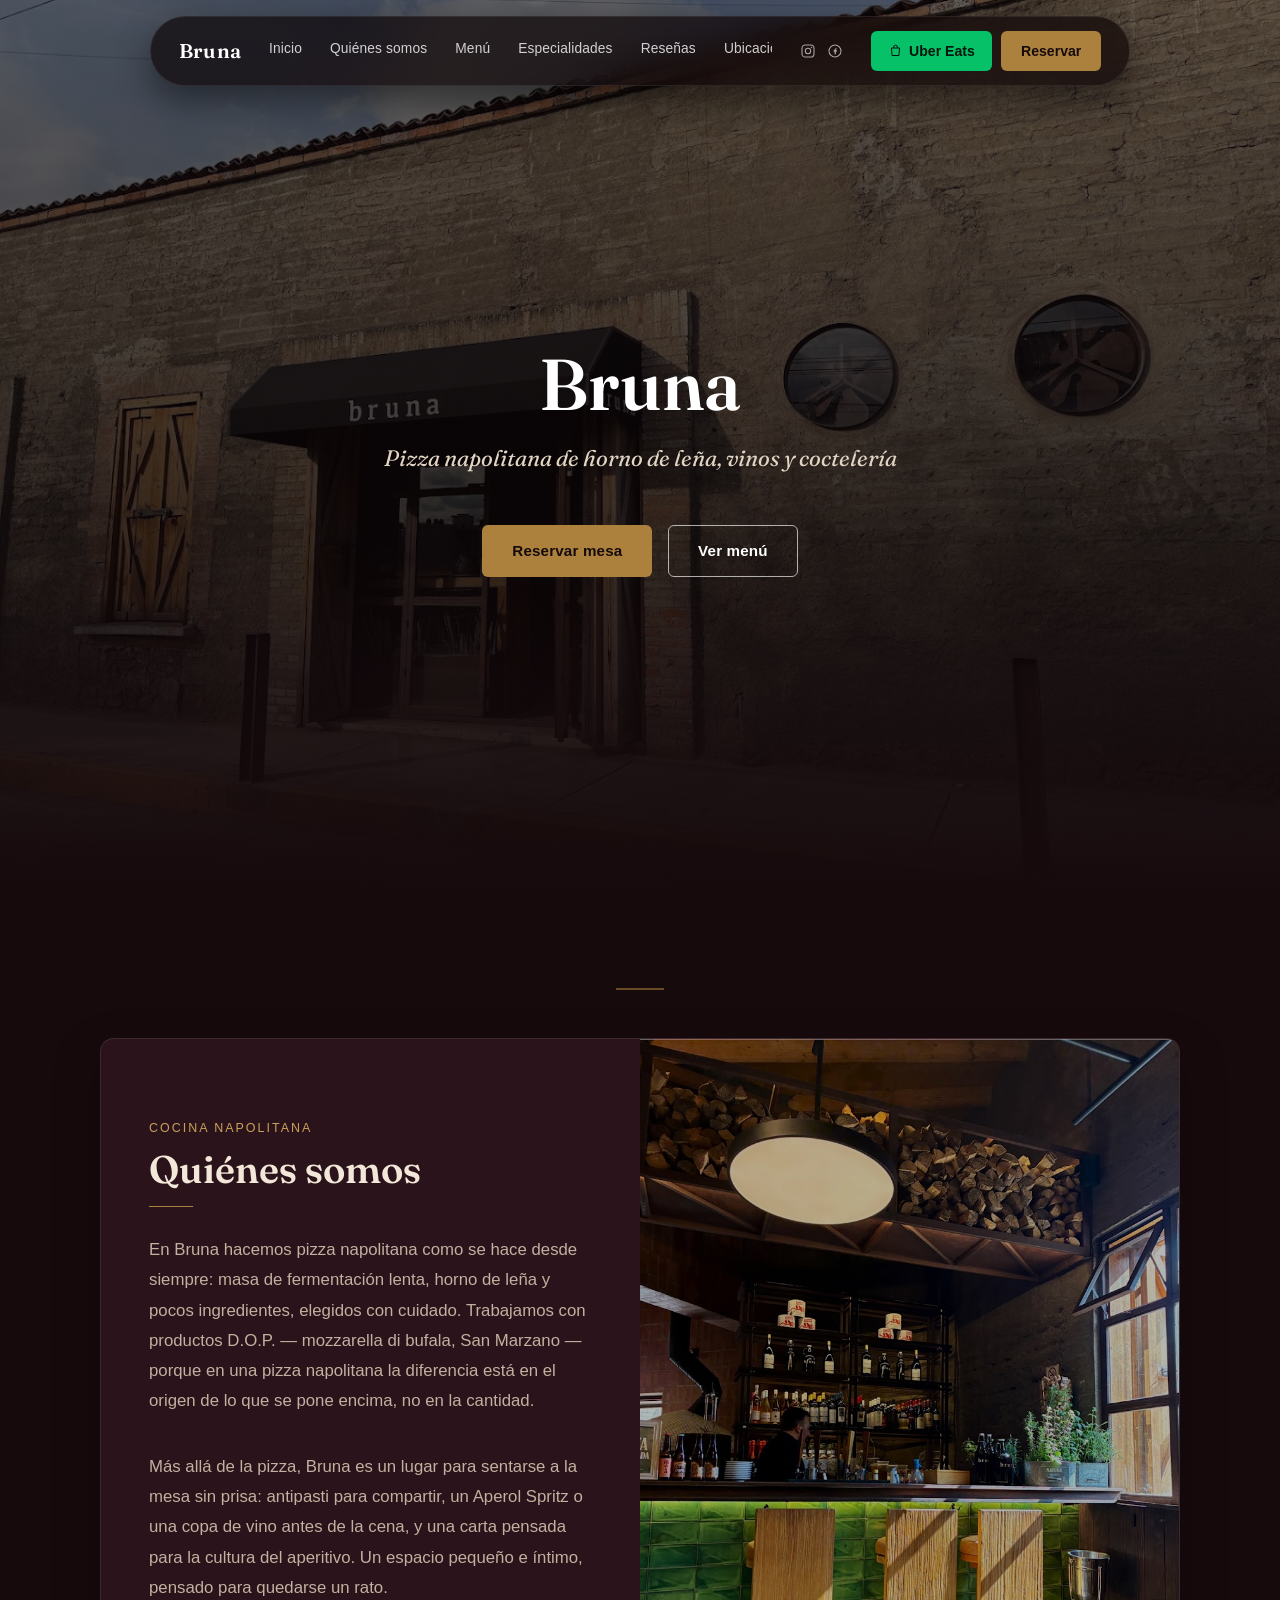
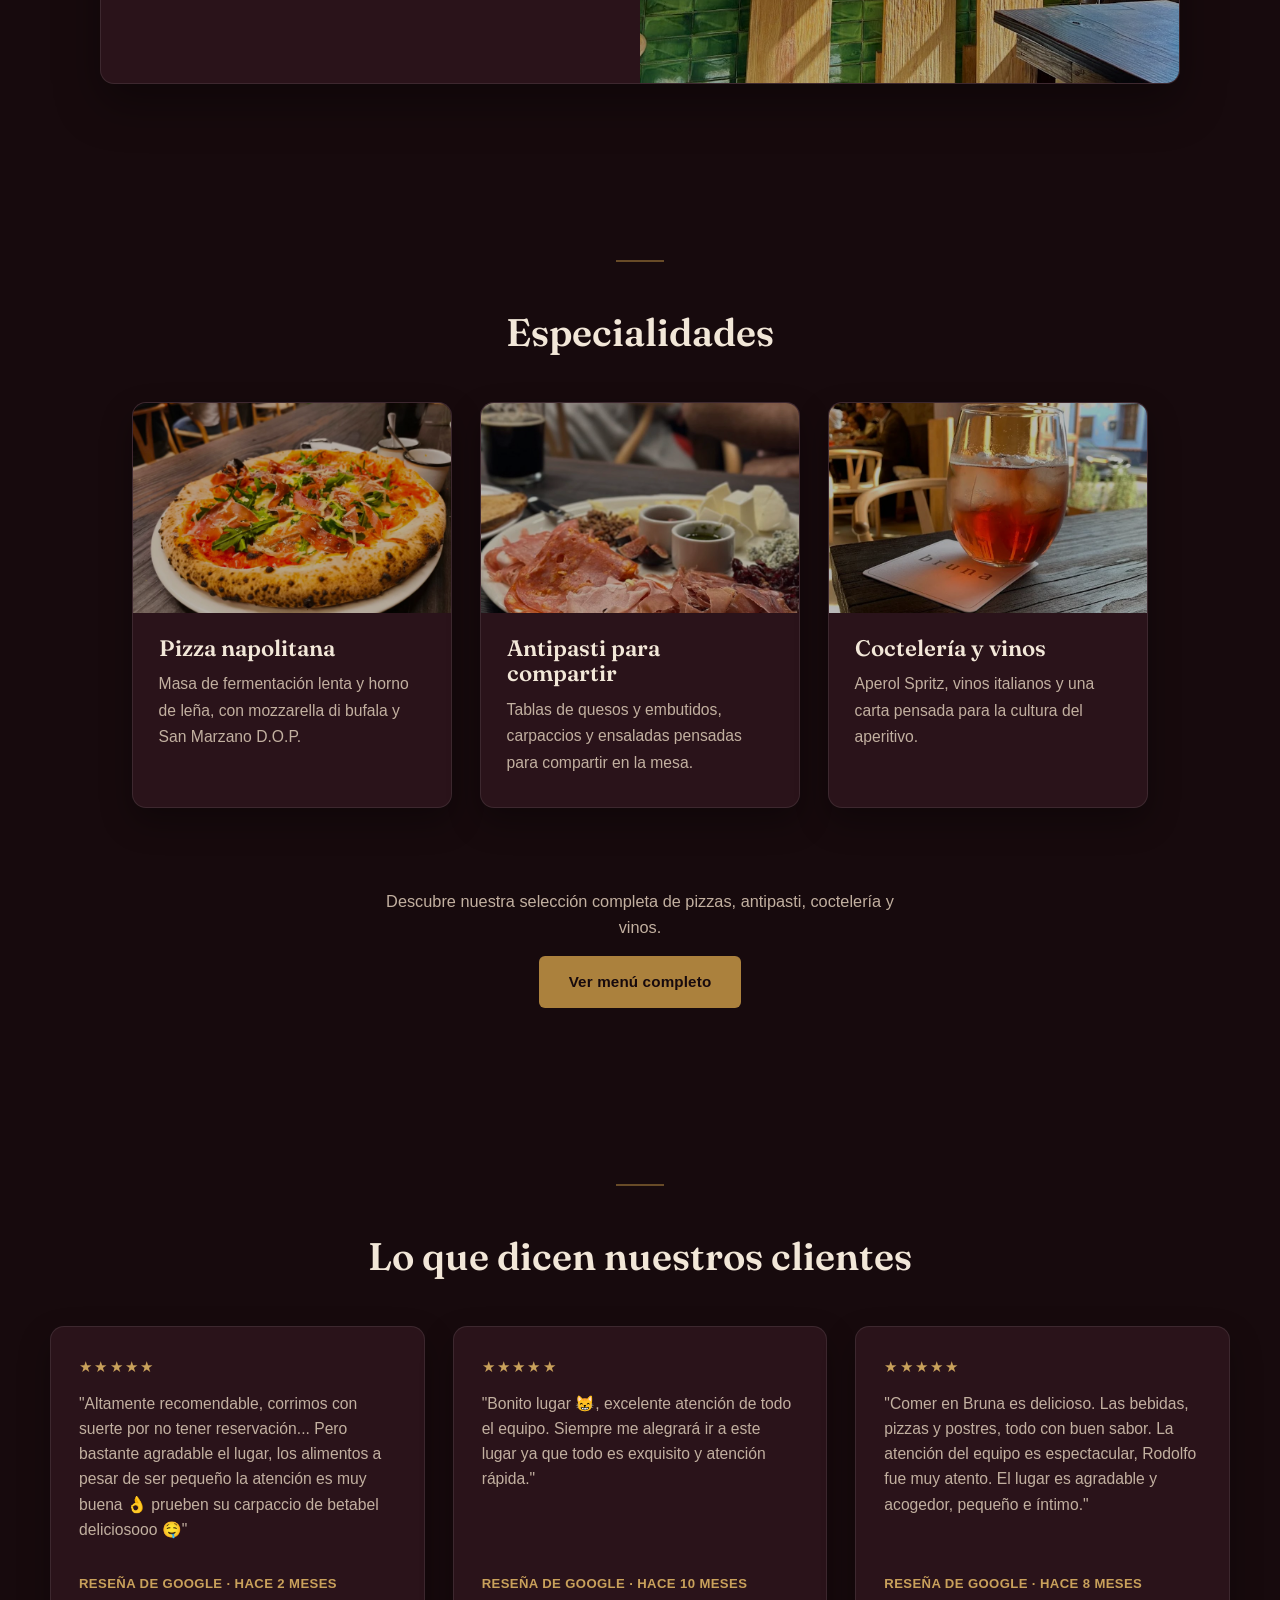
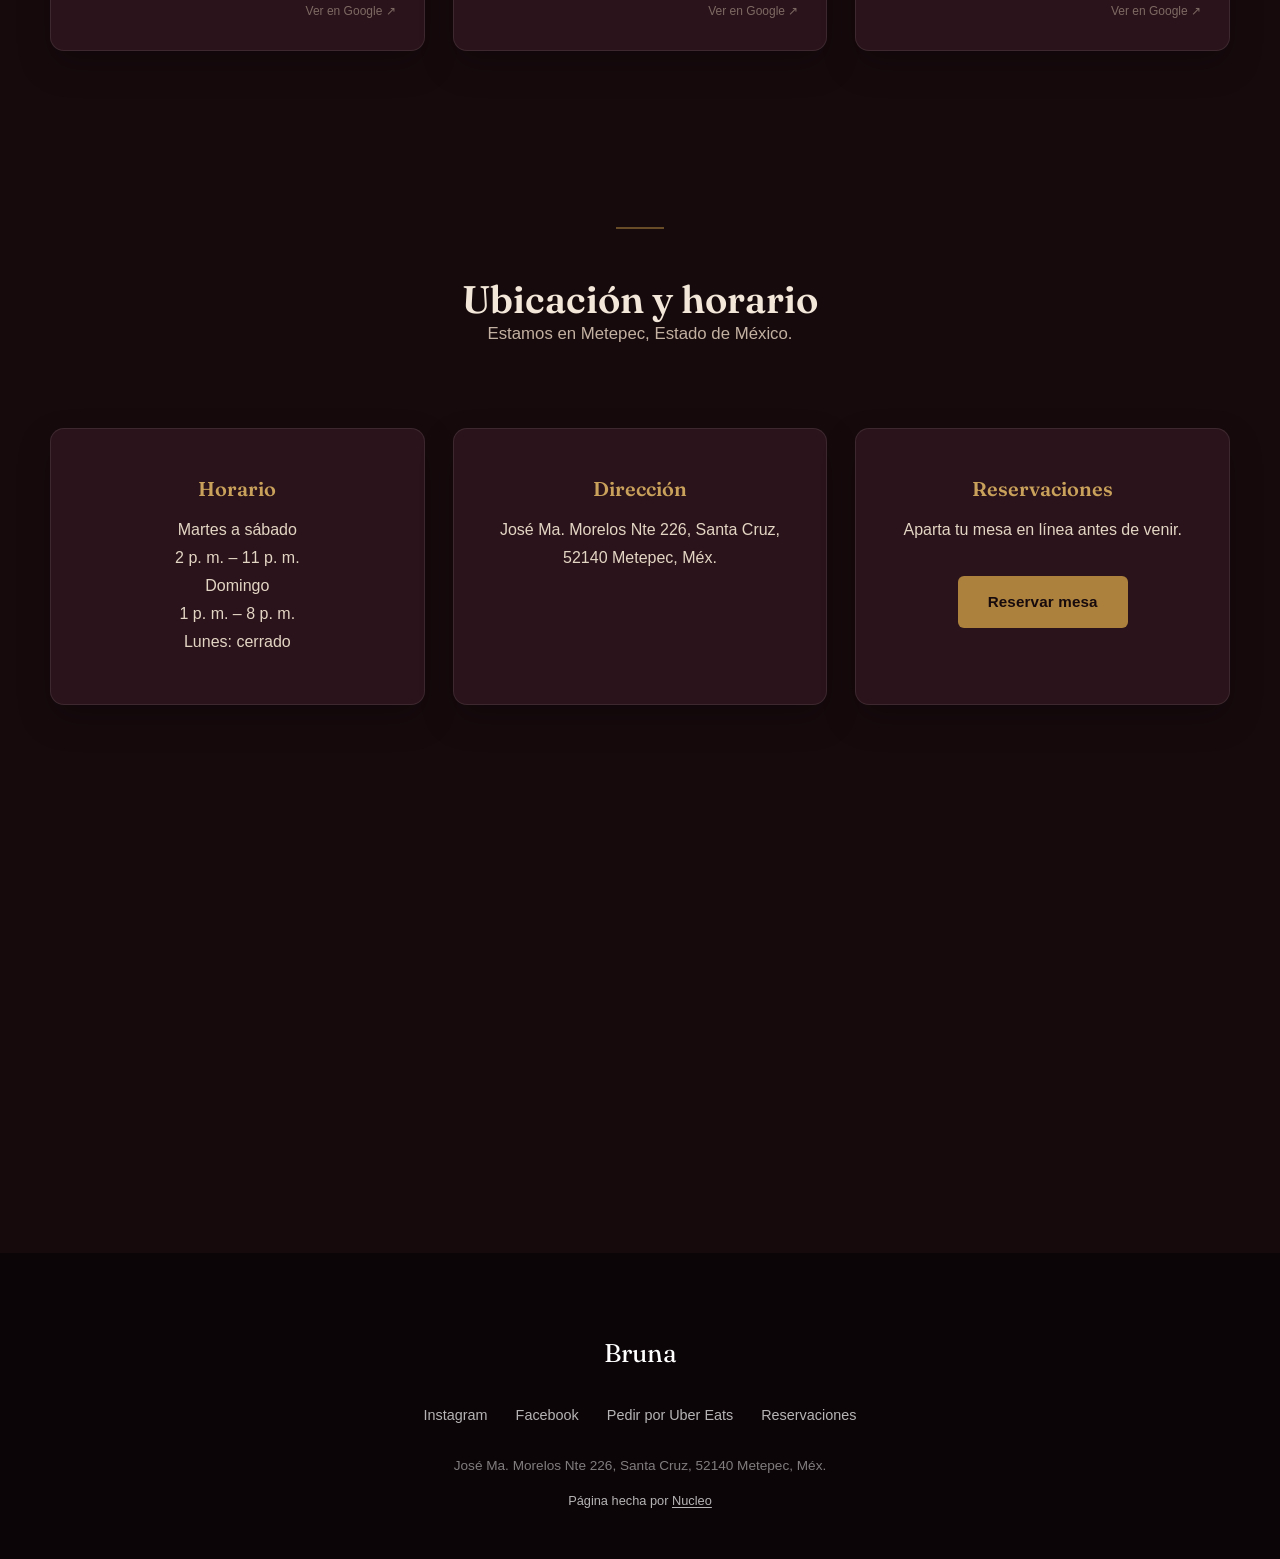
<file: index.html>
<!DOCTYPE html>
<html lang="es-MX">
<head>
  <meta charset="UTF-8">
  <meta name="viewport" content="width=device-width, initial-scale=1.0">
  <title>Bruna — Pizza Napolitana en Metepec</title>
  <meta name="description" content="Bruna: pizza napolitana de horno de leña, coctelería y vinos en Metepec. Reservaciones y menú completo.">

  <link rel="canonical" href="https://bruna-website.a01771796.workers.dev/">

  <meta property="og:type" content="website">
  <meta property="og:site_name" content="Bruna">
  <meta property="og:title" content="Bruna — Pizza Napolitana en Metepec">
  <meta property="og:description" content="Bruna: pizza napolitana de horno de leña, coctelería y vinos en Metepec. Reservaciones y menú completo.">
  <meta property="og:url" content="https://bruna-website.a01771796.workers.dev/">
  <meta property="og:image" content="https://bruna-website.a01771796.workers.dev/images/og-image.jpg">
  <meta property="og:image:width" content="1200">
  <meta property="og:image:height" content="630">
  <meta property="og:locale" content="es_MX">

  <meta name="twitter:card" content="summary_large_image">
  <meta name="twitter:title" content="Bruna — Pizza Napolitana en Metepec">
  <meta name="twitter:description" content="Bruna: pizza napolitana de horno de leña, coctelería y vinos en Metepec. Reservaciones y menú completo.">
  <meta name="twitter:image" content="https://bruna-website.a01771796.workers.dev/images/og-image.jpg">

  <link rel="icon" type="image/svg+xml" href="favicon.svg">
  <link rel="icon" type="image/png" sizes="32x32" href="favicon-32x32.png">
  <link rel="apple-touch-icon" href="apple-touch-icon.png">
  <link rel="preconnect" href="https://fonts.googleapis.com">
  <link rel="preconnect" href="https://fonts.gstatic.com" crossorigin>
  <link href="https://fonts.googleapis.com/css2?family=Fraunces:ital,opsz,wght@0,9..144,400;0,9..144,500;0,9..144,600;1,9..144,500&display=swap" rel="stylesheet">
  <link rel="stylesheet" href="style.css">

  <script type="application/ld+json">
  {
    "@context": "https://schema.org",
    "@type": "Restaurant",
    "name": "Bruna",
    "image": "https://bruna-website.a01771796.workers.dev/images/og-image.jpg",
    "url": "https://bruna-website.a01771796.workers.dev/",
    "menu": "https://bruna-website.a01771796.workers.dev/menu.html",
    "servesCuisine": ["Italiana", "Pizza Napolitana"],
    "address": {
      "@type": "PostalAddress",
      "streetAddress": "José Ma. Morelos Nte 226, Santa Cruz",
      "addressLocality": "Metepec",
      "addressRegion": "Estado de México",
      "postalCode": "52140",
      "addressCountry": "MX"
    },
    "openingHoursSpecification": [
      {
        "@type": "OpeningHoursSpecification",
        "dayOfWeek": ["Tuesday", "Wednesday", "Thursday", "Friday", "Saturday"],
        "opens": "14:00",
        "closes": "23:00"
      },
      {
        "@type": "OpeningHoursSpecification",
        "dayOfWeek": "Sunday",
        "opens": "13:00",
        "closes": "20:00"
      }
    ],
    "sameAs": [
      "https://instagram.com/brunapizzeria",
      "https://facebook.com/brunapizzeria"
    ]
  }
  </script>
</head>
<body>

  <!-- ============ HEADER ============ -->
  <header class="site-header" id="site-header">
    <div class="header-inner">
      <a href="#top" class="logo">
        <!-- FOTO PLACEHOLDER: reemplazar por logo real de Bruna Pizzeria (versión blanca sobre fondo oscuro) -->
        Bruna
      </a>

      <nav class="main-nav" id="main-nav" aria-label="Navegación principal">
        <ul>
          <li><a href="#top">Inicio</a></li>
          <li><a href="#sobre-bruna">Quiénes somos</a></li>
          <li><a href="menu.html">Menú</a></li>
          <li><a href="#especialidades">Especialidades</a></li>
          <li><a href="#testimonios">Reseñas</a></li>
          <li><a href="#ubicacion">Ubicación</a></li>
        </ul>
      </nav>

      <nav class="header-social" aria-label="Redes sociales">
        <a href="https://instagram.com/brunapizzeria" target="_blank" rel="noopener" aria-label="Instagram">
          <svg viewBox="0 0 24 24" fill="none" stroke="currentColor" stroke-width="1.6"><rect x="3" y="3" width="18" height="18" rx="5"/><circle cx="12" cy="12" r="4"/><circle cx="17.3" cy="6.7" r="1" fill="currentColor" stroke="none"/></svg>
        </a>
        <a href="https://facebook.com/brunapizzeria" target="_blank" rel="noopener" aria-label="Facebook">
          <svg viewBox="0 0 24 24" fill="none" stroke="currentColor" stroke-width="1.6"><circle cx="12" cy="12" r="9"/><path d="M13.8 8.2h-1.3c-.7 0-1.2.5-1.2 1.2v1.6H9.9v2h1.4V17h2v-4h1.4l.2-2h-1.6V9.7c0-.3.2-.5.5-.5h1.1V8.2z" fill="currentColor" stroke="none"/></svg>
        </a>
      </nav>

      <div class="header-actions">
        <a class="btn-delivery" href="https://www.ubereats.com/store/bruna-pizza-napolitana/ys_14os8V5e4QQLlLfGaPQ" target="_blank" rel="noopener" aria-label="Pedir por Uber Eats">
          <svg viewBox="0 0 24 24" fill="none" stroke="currentColor" stroke-width="1.6"><path d="M9 8V6.5a3 3 0 0 1 6 0V8"/><path d="M5.5 8h13l-1 12h-11l-1-12z"/></svg>
          <span class="btn-delivery-label">Uber Eats</span>
        </a>
        <a class="btn-reservar" href="https://www.covermanager.com/reserve/module_restaurant/restaurante-Bruna-Pizzeria/spanish" target="_blank" rel="noopener">
          Reservar
        </a>
      </div>

      <button class="nav-toggle" id="nav-toggle" aria-label="Abrir menú de navegación" aria-expanded="false" aria-controls="main-nav">
        <span></span><span></span><span></span>
      </button>
    </div>
  </header>

  <main id="top">

    <!-- ============ HERO ============ -->
    <section class="hero" id="hero">
      <!-- FOTO REAL: foto del restaurante Bruna Pizzeria -->
      <div class="hero-content">
        <h1>Bruna</h1>
        <p class="hero-tagline">Pizza napolitana de horno de leña, vinos y coctelería</p>
        <div class="hero-actions">
          <a class="btn btn-primary" href="https://www.covermanager.com/reserve/module_restaurant/restaurante-Bruna-Pizzeria/spanish" target="_blank" rel="noopener">Reservar mesa</a>
          <a class="btn btn-secondary" href="menu.html">Ver menú</a>
        </div>
      </div>
    </section>

    <!-- ============ SOBRE BRUNA ============ -->
    <section id="sobre-bruna" class="about">
      <div class="about-card">
        <div class="about-text">
          <span class="eyebrow">Cocina napolitana</span>
          <h2>Quiénes somos</h2>
          <p>
            En Bruna hacemos pizza napolitana como se hace desde siempre: masa de fermentación lenta,
            horno de leña y pocos ingredientes, elegidos con cuidado. Trabajamos con productos D.O.P.
            — mozzarella di bufala, San Marzano — porque en una pizza napolitana la diferencia está en
            el origen de lo que se pone encima, no en la cantidad.
          </p>
          <p>
            Más allá de la pizza, Bruna es un lugar para sentarse a la mesa sin prisa: antipasti para
            compartir, un Aperol Spritz o una copa de vino antes de la cena, y una carta pensada para
            la cultura del aperitivo. Un espacio pequeño e íntimo, pensado para quedarse un rato.
          </p>
        </div>
        <div class="about-image">
          <!-- FOTO REAL: foto del interior de Bruna Pizzeria -->
          <img src="images/gmaps-quienes-somos.jpg" alt="Interior de Bruna Pizzeria" loading="lazy">
        </div>
      </div>
    </section>

    <!-- ============ ESPECIALIDADES ============ -->
    <section id="especialidades" class="especialidades">
      <h2>Especialidades</h2>
      <div class="tarjetas">

        <article class="tarjeta">
          <!-- FOTO REAL: foto del restaurante Bruna Pizzeria -->
          <img src="images/ig-portada-prosciutto.jpg" alt="Pizza napolitana de Bruna Pizzeria" loading="lazy">
          <h3>Pizza napolitana</h3>
          <p>Masa de fermentación lenta y horno de leña, con mozzarella di bufala y San Marzano D.O.P.</p>
        </article>

        <article class="tarjeta">
          <!-- FOTO REAL: foto del restaurante Bruna Pizzeria -->
          <img src="images/ig-antipasti-tabla.jpg" alt="Antipasti para compartir en Bruna Pizzeria" loading="lazy">
          <h3>Antipasti para compartir</h3>
          <p>Tablas de quesos y embutidos, carpaccios y ensaladas pensadas para compartir en la mesa.</p>
        </article>

        <article class="tarjeta">
          <!-- FOTO REAL: foto del restaurante Bruna Pizzeria -->
          <img src="images/ig-coctel-mesa.jpg" alt="Coctelería y vinos de Bruna Pizzeria" loading="lazy">
          <h3>Coctelería y vinos</h3>
          <p>Aperol Spritz, vinos italianos y una carta pensada para la cultura del aperitivo.</p>
        </article>

      </div>

      <div class="menu-acceso">
        <p>Descubre nuestra selección completa de pizzas, antipasti, coctelería y vinos.</p>
        <a class="btn btn-primary" href="menu.html">Ver menú completo</a>
      </div>
    </section>

    <!-- ============ TESTIMONIOS ============ -->
    <section id="testimonios" class="testimonials">
      <h2>Lo que dicen nuestros clientes</h2>
      <div class="testimonial-grid">
        <div class="testimonial-link">
          <blockquote class="testimonial">
            <p class="stars" aria-label="5 de 5 estrellas">★★★★★</p>
            <p>"Altamente recomendable, corrimos con suerte por no tener reservación... Pero bastante
            agradable el lugar, los alimentos a pesar de ser pequeño la atención es muy buena 👌
            prueben su carpaccio de betabel deliciosooo 🤤"</p>
            <footer>Reseña de Google · hace 2 meses</footer>
            <a class="testimonial-external" href="https://www.google.com/maps/place/Bruna+Pizza+Napolitana/@19.2543488,-99.6096059,17z/data=!4m8!3m7!1s0x85cd8bf6b196f97f:0xdbbbaceaffacc0bc!8m2!3d19.2543438!4d-99.607031!9m1!1b1!16s%2Fg%2F11vct_1jtq" target="_blank" rel="noopener">Ver en Google ↗</a>
          </blockquote>
        </div>

        <div class="testimonial-link">
          <blockquote class="testimonial">
            <p class="stars" aria-label="5 de 5 estrellas">★★★★★</p>
            <p>"Bonito lugar 😸, excelente atención de todo el equipo. Siempre me alegrará ir a este
            lugar ya que todo es exquisito y atención rápida."</p>
            <footer>Reseña de Google · hace 10 meses</footer>
            <a class="testimonial-external" href="https://www.google.com/maps/place/Bruna+Pizza+Napolitana/@19.2543488,-99.6096059,17z/data=!4m8!3m7!1s0x85cd8bf6b196f97f:0xdbbbaceaffacc0bc!8m2!3d19.2543438!4d-99.607031!9m1!1b1!16s%2Fg%2F11vct_1jtq" target="_blank" rel="noopener">Ver en Google ↗</a>
          </blockquote>
        </div>

        <div class="testimonial-link">
          <blockquote class="testimonial">
            <p class="stars" aria-label="5 de 5 estrellas">★★★★★</p>
            <p>"Comer en Bruna es delicioso. Las bebidas, pizzas y postres, todo con buen sabor. La
            atención del equipo es espectacular, Rodolfo fue muy atento. El lugar es agradable y
            acogedor, pequeño e íntimo."</p>
            <footer>Reseña de Google · hace 8 meses</footer>
            <a class="testimonial-external" href="https://www.google.com/maps/place/Bruna+Pizza+Napolitana/@19.2543488,-99.6096059,17z/data=!4m8!3m7!1s0x85cd8bf6b196f97f:0xdbbbaceaffacc0bc!8m2!3d19.2543438!4d-99.607031!9m1!1b1!16s%2Fg%2F11vct_1jtq" target="_blank" rel="noopener">Ver en Google ↗</a>
          </blockquote>
        </div>
      </div>
    </section>

    <!-- ============ UBICACIÓN ============ -->
    <section id="ubicacion" class="location">
      <h2>Ubicación y horario</h2>
      <p class="location-intro">Estamos en Metepec, Estado de México.</p>

      <div class="location-grid">
        <div class="location-card">
          <h3>Horario</h3>
          <p>Martes a sábado<br>2 p. m. – 11 p. m.<br>Domingo<br>1 p. m. – 8 p. m.<br>Lunes: cerrado</p>
        </div>

        <div class="location-card">
          <h3>Dirección</h3>
          <address>José Ma. Morelos Nte 226, Santa Cruz,<br>52140 Metepec, Méx.</address>
        </div>

        <div class="location-card">
          <h3>Reservaciones</h3>
          <p>Aparta tu mesa en línea antes de venir.</p>
          <a class="btn btn-primary" href="https://www.covermanager.com/reserve/module_restaurant/restaurante-Bruna-Pizzeria/spanish" target="_blank" rel="noopener">Reservar mesa</a>
        </div>
      </div>

      <div class="location-map">
        <iframe
          title="Mapa de ubicación de Bruna Pizzeria"
          src="https://www.google.com/maps?q=Jos%C3%A9+Ma.+Morelos+Nte+226,+Santa+Cruz,+52140+Metepec,+M%C3%A9x.&output=embed&z=17"
          width="100%" height="380" style="border:0;" allowfullscreen loading="lazy"
          referrerpolicy="no-referrer-when-downgrade">
        </iframe>
      </div>
    </section>

  </main>

  <!-- ============ FOOTER ============ -->
  <footer class="site-footer">
    <div class="footer-inner">
      <p class="footer-brand">Bruna</p>
      <nav class="footer-links" aria-label="Enlaces de contacto">
        <ul>
          <li><a href="https://instagram.com/brunapizzeria" target="_blank" rel="noopener">Instagram</a></li>
          <li><a href="https://facebook.com/brunapizzeria" target="_blank" rel="noopener">Facebook</a></li>
          <li><a href="https://www.ubereats.com/store/bruna-pizza-napolitana/ys_14os8V5e4QQLlLfGaPQ" target="_blank" rel="noopener">Pedir por Uber Eats</a></li>
          <li><a href="https://www.covermanager.com/reserve/module_restaurant/restaurante-Bruna-Pizzeria/spanish" target="_blank" rel="noopener">Reservaciones</a></li>
        </ul>
      </nav>
      <p class="footer-address">José Ma. Morelos Nte 226, Santa Cruz, 52140 Metepec, Méx.</p>
      <p class="footer-credito">Página hecha por <a href="https://nucleoia.com.mx" target="_blank" rel="noopener">Nucleo</a></p>
    </div>
  </footer>

  <script src="script.js"></script>
</body>
</html>
</file>
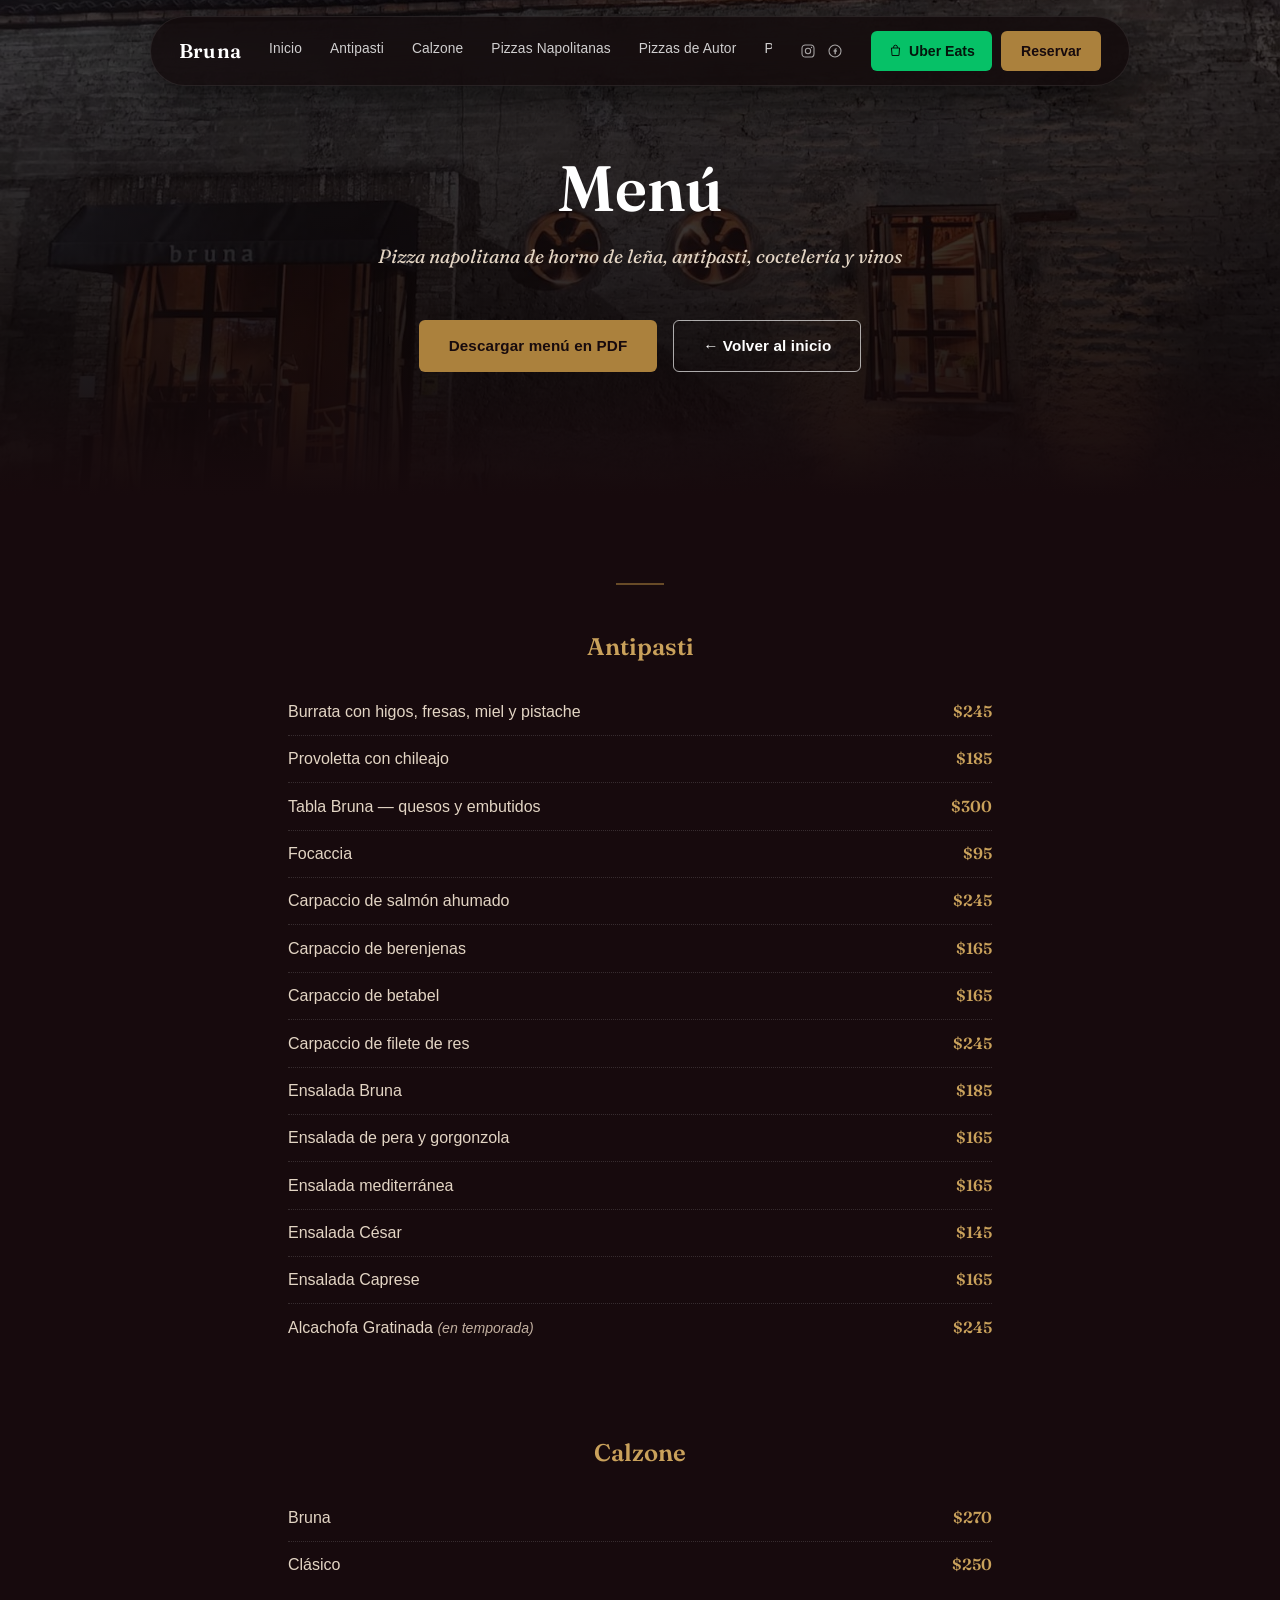
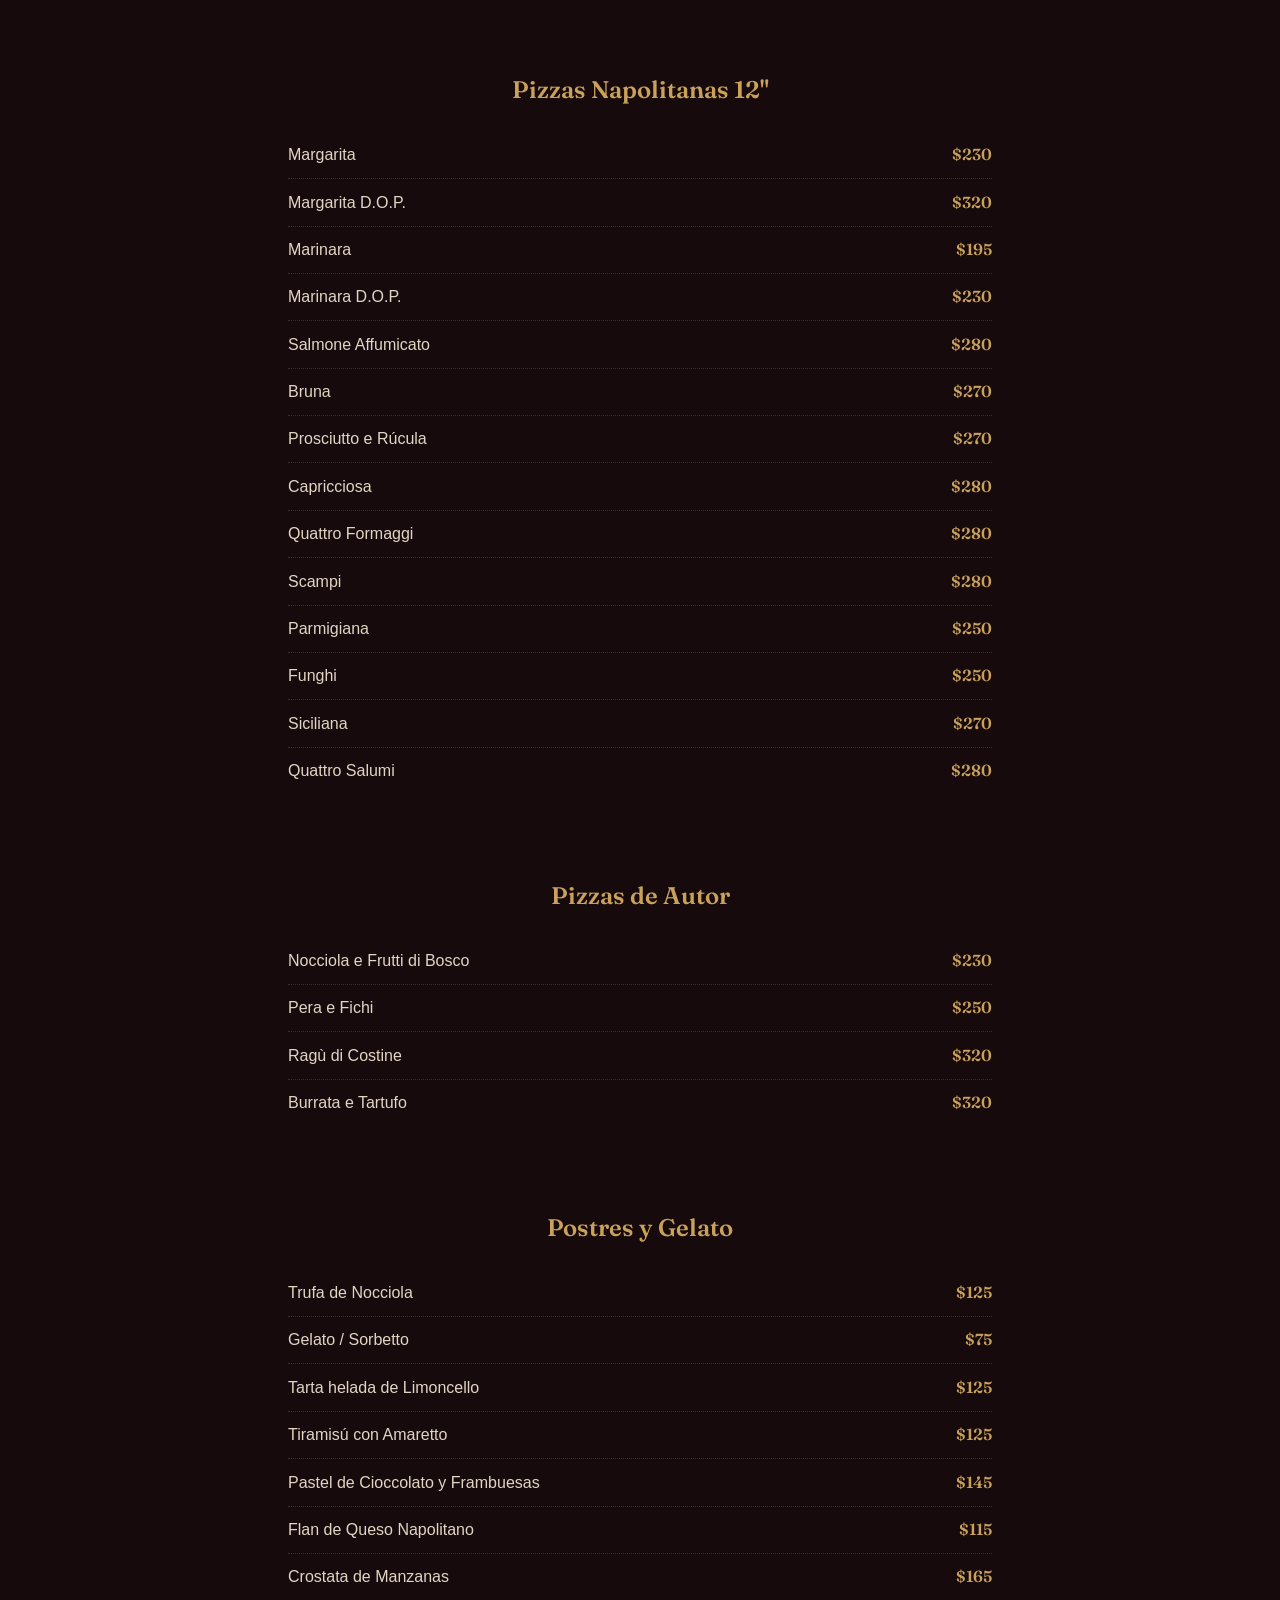
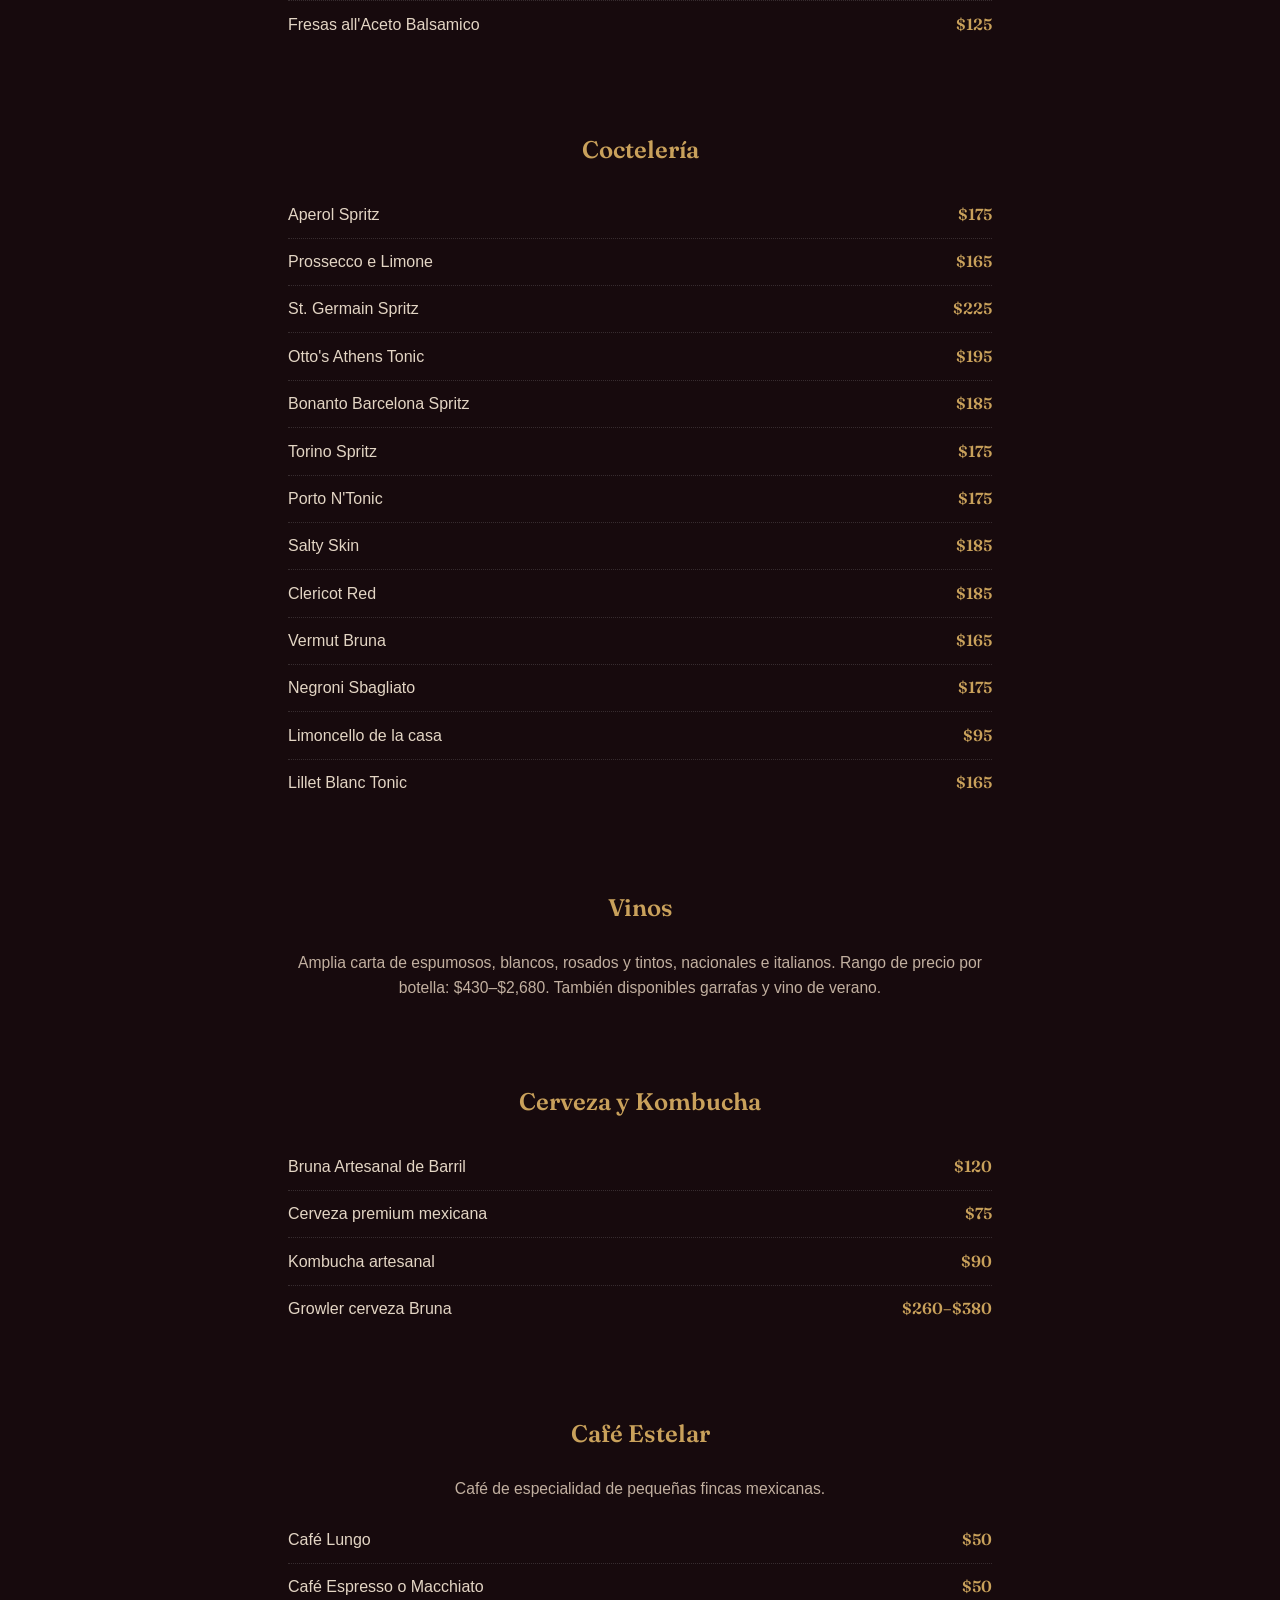
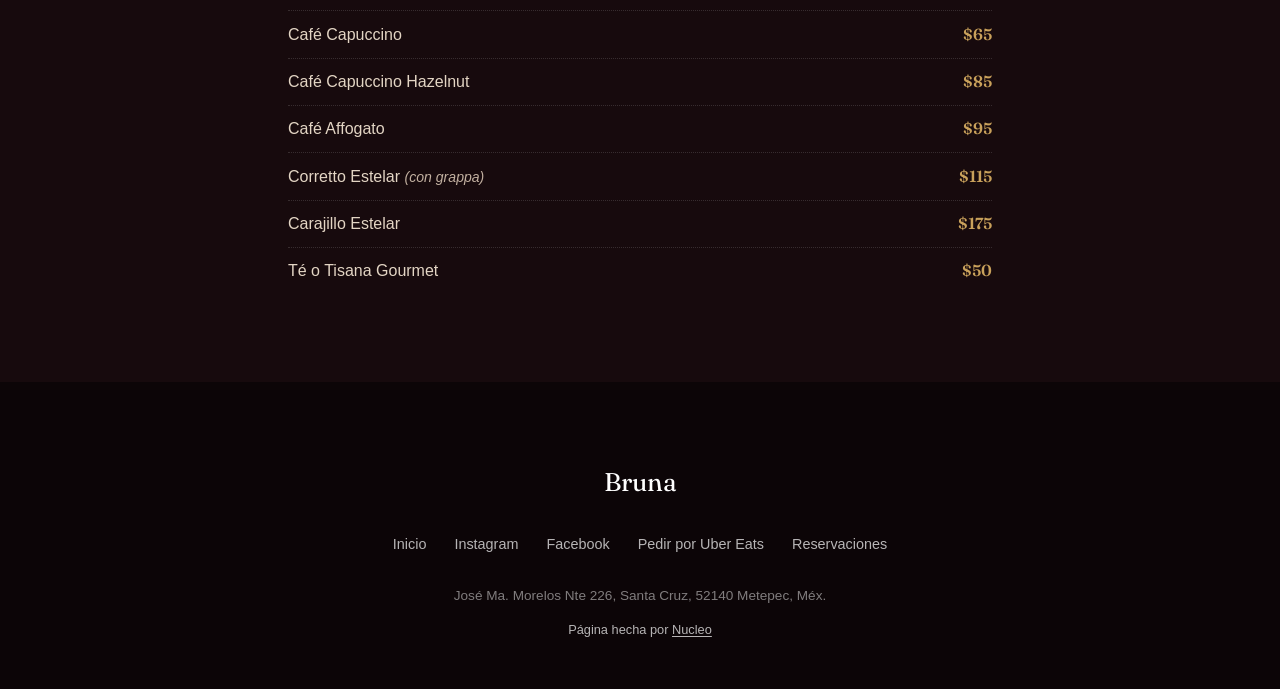
<file: menu.html>
<!DOCTYPE html>
<html lang="es-MX">
<head>
  <meta charset="UTF-8">
  <meta name="viewport" content="width=device-width, initial-scale=1.0">
  <title>Menú — Bruna</title>
  <meta name="description" content="Menú completo de Bruna: antipasti, pizzas napolitanas, pizzas de autor, postres, coctelería, vinos y café en Metepec.">

  <link rel="canonical" href="https://bruna-website.a01771796.workers.dev/menu.html">

  <meta property="og:type" content="website">
  <meta property="og:site_name" content="Bruna">
  <meta property="og:title" content="Menú — Bruna">
  <meta property="og:description" content="Menú completo de Bruna: antipasti, pizzas napolitanas, pizzas de autor, postres, coctelería, vinos y café en Metepec.">
  <meta property="og:url" content="https://bruna-website.a01771796.workers.dev/menu.html">
  <meta property="og:image" content="https://bruna-website.a01771796.workers.dev/images/og-image.jpg">
  <meta property="og:image:width" content="1200">
  <meta property="og:image:height" content="630">
  <meta property="og:locale" content="es_MX">

  <meta name="twitter:card" content="summary_large_image">
  <meta name="twitter:title" content="Menú — Bruna">
  <meta name="twitter:description" content="Menú completo de Bruna: antipasti, pizzas napolitanas, pizzas de autor, postres, coctelería, vinos y café en Metepec.">
  <meta name="twitter:image" content="https://bruna-website.a01771796.workers.dev/images/og-image.jpg">

  <link rel="icon" type="image/svg+xml" href="favicon.svg">
  <link rel="icon" type="image/png" sizes="32x32" href="favicon-32x32.png">
  <link rel="apple-touch-icon" href="apple-touch-icon.png">
  <link rel="preconnect" href="https://fonts.googleapis.com">
  <link rel="preconnect" href="https://fonts.gstatic.com" crossorigin>
  <link href="https://fonts.googleapis.com/css2?family=Fraunces:ital,opsz,wght@0,9..144,400;0,9..144,500;0,9..144,600;1,9..144,500&display=swap" rel="stylesheet">
  <link rel="stylesheet" href="style.css">
</head>
<body>

  <!-- ============ HEADER (nav de categorías del menú) ============ -->
  <header class="site-header" id="site-header">
    <div class="header-inner">
      <a href="index.html" class="logo">
        <!-- FOTO PLACEHOLDER: reemplazar por logo real de Bruna Pizzeria (versión blanca sobre fondo oscuro) -->
        Bruna
      </a>

      <nav class="main-nav categories-nav" id="main-nav" aria-label="Navegación del menú">
        <ul>
          <li><a href="index.html">Inicio</a></li>
          <li><a href="#antipasti">Antipasti</a></li>
          <li><a href="#calzone">Calzone</a></li>
          <li><a href="#pizzas-napolitanas">Pizzas Napolitanas</a></li>
          <li><a href="#pizzas-autor">Pizzas de Autor</a></li>
          <li><a href="#postres">Postres</a></li>
          <li><a href="#coctel">Coctelería</a></li>
          <li><a href="#vinos">Vinos</a></li>
          <li><a href="#cerveza">Cerveza y Kombucha</a></li>
          <li><a href="#cafe">Café</a></li>
        </ul>
      </nav>

      <nav class="header-social" aria-label="Redes sociales">
        <a href="https://instagram.com/brunapizzeria" target="_blank" rel="noopener" aria-label="Instagram">
          <svg viewBox="0 0 24 24" fill="none" stroke="currentColor" stroke-width="1.6"><rect x="3" y="3" width="18" height="18" rx="5"/><circle cx="12" cy="12" r="4"/><circle cx="17.3" cy="6.7" r="1" fill="currentColor" stroke="none"/></svg>
        </a>
        <a href="https://facebook.com/brunapizzeria" target="_blank" rel="noopener" aria-label="Facebook">
          <svg viewBox="0 0 24 24" fill="none" stroke="currentColor" stroke-width="1.6"><circle cx="12" cy="12" r="9"/><path d="M13.8 8.2h-1.3c-.7 0-1.2.5-1.2 1.2v1.6H9.9v2h1.4V17h2v-4h1.4l.2-2h-1.6V9.7c0-.3.2-.5.5-.5h1.1V8.2z" fill="currentColor" stroke="none"/></svg>
        </a>
      </nav>

      <div class="header-actions">
        <a class="btn-delivery" href="https://www.ubereats.com/store/bruna-pizza-napolitana/ys_14os8V5e4QQLlLfGaPQ" target="_blank" rel="noopener" aria-label="Pedir por Uber Eats">
          <svg viewBox="0 0 24 24" fill="none" stroke="currentColor" stroke-width="1.6"><path d="M9 8V6.5a3 3 0 0 1 6 0V8"/><path d="M5.5 8h13l-1 12h-11l-1-12z"/></svg>
          <span class="btn-delivery-label">Uber Eats</span>
        </a>
        <a class="btn-reservar" href="https://www.covermanager.com/reserve/module_restaurant/restaurante-Bruna-Pizzeria/spanish" target="_blank" rel="noopener">
          Reservar
        </a>
      </div>

      <button class="nav-toggle categories-toggle" id="nav-toggle" aria-label="Abrir menú de navegación" aria-expanded="false" aria-controls="main-nav">
        <span></span><span></span><span></span>
      </button>
    </div>
  </header>

  <main>

    <!-- ============ PORTADA DEL MENÚ ============ -->
    <!-- FOTO REAL: foto del restaurante Bruna Pizzeria -->
    <header class="menu-cover">
      <h1>Menú</h1>
      <p class="menu-cover-tagline">Pizza napolitana de horno de leña, antipasti, coctelería y vinos</p>
      <div class="menu-cover-actions">
        <a class="btn btn-primary" href="https://www.lasramblas.mx/_files/ugd/fb9bfa_b3dd8dda8fc648e1a930d0971025dc13.pdf" target="_blank" rel="noopener">Descargar menú en PDF</a>
        <a class="btn btn-secondary" href="index.html">← Volver al inicio</a>
      </div>
    </header>

    <!-- ============ MENÚ COMPLETO ============ -->
    <section class="menu">

      <!-- ANTIPASTI -->
      <div class="menu-category" id="antipasti">
        <h2>Antipasti</h2>
        <ul class="menu-items">
          <li><span class="item-name">Burrata con higos, fresas, miel y pistache</span><span class="item-price">$245</span></li>
          <li><span class="item-name">Provoletta con chileajo</span><span class="item-price">$185</span></li>
          <li><span class="item-name">Tabla Bruna — quesos y embutidos</span><span class="item-price">$300</span></li>
          <li><span class="item-name">Focaccia</span><span class="item-price">$95</span></li>
          <li><span class="item-name">Carpaccio de salmón ahumado</span><span class="item-price">$245</span></li>
          <li><span class="item-name">Carpaccio de berenjenas</span><span class="item-price">$165</span></li>
          <li><span class="item-name">Carpaccio de betabel</span><span class="item-price">$165</span></li>
          <li><span class="item-name">Carpaccio de filete de res</span><span class="item-price">$245</span></li>
          <li><span class="item-name">Ensalada Bruna</span><span class="item-price">$185</span></li>
          <li><span class="item-name">Ensalada de pera y gorgonzola</span><span class="item-price">$165</span></li>
          <li><span class="item-name">Ensalada mediterránea</span><span class="item-price">$165</span></li>
          <li><span class="item-name">Ensalada César</span><span class="item-price">$145</span></li>
          <li><span class="item-name">Ensalada Caprese</span><span class="item-price">$165</span></li>
          <li><span class="item-name">Alcachofa Gratinada <em>(en temporada)</em></span><span class="item-price">$245</span></li>
        </ul>
      </div>

      <!-- CALZONE -->
      <div class="menu-category" id="calzone">
        <h2>Calzone</h2>
        <ul class="menu-items">
          <li><span class="item-name">Bruna</span><span class="item-price">$270</span></li>
          <li><span class="item-name">Clásico</span><span class="item-price">$250</span></li>
        </ul>
      </div>

      <!-- PIZZAS NAPOLITANAS -->
      <div class="menu-category" id="pizzas-napolitanas">
        <h2>Pizzas Napolitanas 12"</h2>
        <ul class="menu-items">
          <li><span class="item-name">Margarita</span><span class="item-price">$230</span></li>
          <li><span class="item-name">Margarita D.O.P.</span><span class="item-price">$320</span></li>
          <li><span class="item-name">Marinara</span><span class="item-price">$195</span></li>
          <li><span class="item-name">Marinara D.O.P.</span><span class="item-price">$230</span></li>
          <li><span class="item-name">Salmone Affumicato</span><span class="item-price">$280</span></li>
          <li><span class="item-name">Bruna</span><span class="item-price">$270</span></li>
          <li><span class="item-name">Prosciutto e Rúcula</span><span class="item-price">$270</span></li>
          <li><span class="item-name">Capricciosa</span><span class="item-price">$280</span></li>
          <li><span class="item-name">Quattro Formaggi</span><span class="item-price">$280</span></li>
          <li><span class="item-name">Scampi</span><span class="item-price">$280</span></li>
          <li><span class="item-name">Parmigiana</span><span class="item-price">$250</span></li>
          <li><span class="item-name">Funghi</span><span class="item-price">$250</span></li>
          <li><span class="item-name">Siciliana</span><span class="item-price">$270</span></li>
          <li><span class="item-name">Quattro Salumi</span><span class="item-price">$280</span></li>
        </ul>
      </div>

      <!-- PIZZAS DE AUTOR -->
      <div class="menu-category" id="pizzas-autor">
        <h2>Pizzas de Autor</h2>
        <ul class="menu-items">
          <li><span class="item-name">Nocciola e Frutti di Bosco</span><span class="item-price">$230</span></li>
          <li><span class="item-name">Pera e Fichi</span><span class="item-price">$250</span></li>
          <li><span class="item-name">Ragù di Costine</span><span class="item-price">$320</span></li>
          <li><span class="item-name">Burrata e Tartufo</span><span class="item-price">$320</span></li>
        </ul>
      </div>

      <!-- POSTRES Y GELATO -->
      <div class="menu-category" id="postres">
        <h2>Postres y Gelato</h2>
        <ul class="menu-items">
          <li><span class="item-name">Trufa de Nocciola</span><span class="item-price">$125</span></li>
          <li><span class="item-name">Gelato / Sorbetto</span><span class="item-price">$75</span></li>
          <li><span class="item-name">Tarta helada de Limoncello</span><span class="item-price">$125</span></li>
          <li><span class="item-name">Tiramisú con Amaretto</span><span class="item-price">$125</span></li>
          <li><span class="item-name">Pastel de Cioccolato y Frambuesas</span><span class="item-price">$145</span></li>
          <li><span class="item-name">Flan de Queso Napolitano</span><span class="item-price">$115</span></li>
          <li><span class="item-name">Crostata de Manzanas</span><span class="item-price">$165</span></li>
          <li><span class="item-name">Fresas all'Aceto Balsamico</span><span class="item-price">$125</span></li>
        </ul>
      </div>

      <!-- COCTELERÍA -->
      <div class="menu-category" id="coctel">
        <h2>Coctelería</h2>
        <ul class="menu-items">
          <li><span class="item-name">Aperol Spritz</span><span class="item-price">$175</span></li>
          <li><span class="item-name">Prossecco e Limone</span><span class="item-price">$165</span></li>
          <li><span class="item-name">St. Germain Spritz</span><span class="item-price">$225</span></li>
          <li><span class="item-name">Otto's Athens Tonic</span><span class="item-price">$195</span></li>
          <li><span class="item-name">Bonanto Barcelona Spritz</span><span class="item-price">$185</span></li>
          <li><span class="item-name">Torino Spritz</span><span class="item-price">$175</span></li>
          <li><span class="item-name">Porto N'Tonic</span><span class="item-price">$175</span></li>
          <li><span class="item-name">Salty Skin</span><span class="item-price">$185</span></li>
          <li><span class="item-name">Clericot Red</span><span class="item-price">$185</span></li>
          <li><span class="item-name">Vermut Bruna</span><span class="item-price">$165</span></li>
          <li><span class="item-name">Negroni Sbagliato</span><span class="item-price">$175</span></li>
          <li><span class="item-name">Limoncello de la casa</span><span class="item-price">$95</span></li>
          <li><span class="item-name">Lillet Blanc Tonic</span><span class="item-price">$165</span></li>
        </ul>
      </div>

      <!-- VINOS -->
      <div class="menu-category" id="vinos">
        <h2>Vinos</h2>
        <p class="menu-note">
          Amplia carta de espumosos, blancos, rosados y tintos, nacionales e italianos.
          Rango de precio por botella: $430–$2,680. También disponibles garrafas y vino de verano.
        </p>
      </div>

      <!-- CERVEZA Y KOMBUCHA -->
      <div class="menu-category" id="cerveza">
        <h2>Cerveza y Kombucha</h2>
        <ul class="menu-items">
          <li><span class="item-name">Bruna Artesanal de Barril</span><span class="item-price">$120</span></li>
          <li><span class="item-name">Cerveza premium mexicana</span><span class="item-price">$75</span></li>
          <li><span class="item-name">Kombucha artesanal</span><span class="item-price">$90</span></li>
          <li><span class="item-name">Growler cerveza Bruna</span><span class="item-price">$260–$380</span></li>
        </ul>
      </div>

      <!-- CAFÉ -->
      <div class="menu-category" id="cafe">
        <h2>Café Estelar</h2>
        <p class="menu-note">Café de especialidad de pequeñas fincas mexicanas.</p>
        <ul class="menu-items">
          <li><span class="item-name">Café Lungo</span><span class="item-price">$50</span></li>
          <li><span class="item-name">Café Espresso o Macchiato</span><span class="item-price">$50</span></li>
          <li><span class="item-name">Café Capuccino</span><span class="item-price">$65</span></li>
          <li><span class="item-name">Café Capuccino Hazelnut</span><span class="item-price">$85</span></li>
          <li><span class="item-name">Café Affogato</span><span class="item-price">$95</span></li>
          <li><span class="item-name">Corretto Estelar <em>(con grappa)</em></span><span class="item-price">$115</span></li>
          <li><span class="item-name">Carajillo Estelar</span><span class="item-price">$175</span></li>
          <li><span class="item-name">Té o Tisana Gourmet</span><span class="item-price">$50</span></li>
        </ul>
      </div>

    </section>

  </main>

  <!-- ============ FOOTER ============ -->
  <footer class="site-footer">
    <div class="footer-inner">
      <p class="footer-brand">Bruna</p>
      <nav class="footer-links" aria-label="Enlaces de contacto">
        <ul>
          <li><a href="index.html">Inicio</a></li>
          <li><a href="https://instagram.com/brunapizzeria" target="_blank" rel="noopener">Instagram</a></li>
          <li><a href="https://facebook.com/brunapizzeria" target="_blank" rel="noopener">Facebook</a></li>
          <li><a href="https://www.ubereats.com/store/bruna-pizza-napolitana/ys_14os8V5e4QQLlLfGaPQ" target="_blank" rel="noopener">Pedir por Uber Eats</a></li>
          <li><a href="https://www.covermanager.com/reserve/module_restaurant/restaurante-Bruna-Pizzeria/spanish" target="_blank" rel="noopener">Reservaciones</a></li>
        </ul>
      </nav>
      <p class="footer-address">José Ma. Morelos Nte 226, Santa Cruz, 52140 Metepec, Méx.</p>
      <p class="footer-credito">Página hecha por <a href="https://nucleoia.com.mx" target="_blank" rel="noopener">Nucleo</a></p>
    </div>
  </footer>

  <script src="script.js"></script>
</body>
</html>
</file>
<file: style.css>
/* ==========================================================================
   BRUNA PIZZERIA — style.css
   Paleta: vino/terracota oscuro unificado + acento dorado + blanco (logo)
   Tipografía: Fraunces (editorial serif) para títulos, Trebuchet MS/Arial (sans) para texto
   ========================================================================== */

/* ---------- 1. VARIABLES ---------- */
:root {
  /* Colores base */
  --color-bg: #170a0d;
  --color-panel: #2a131a;
  --color-footer: #0c0507;
  --color-border: rgba(255, 255, 255, 0.09);

  /* Acentos */
  --color-gold: #ab813d;
  --color-gold-soft: #c9a15b;
  --color-gold-dark: #8a6830;

  /* Texto */
  --color-heading: #f2e7d8;
  --color-text: #e3d5c4;
  --color-text-soft: #c2b0a0;
  --color-white: #ffffff;
  --color-star: #c9a15b;

  /* Tipografía */
  --font-display: "Fraunces", Georgia, "Times New Roman", serif;
  --font-body: "Trebuchet MS", Arial, sans-serif;

  /* Espaciado */
  --space-xs: 0.5rem;
  --space-sm: 1rem;
  --space-md: 1.75rem;
  --space-lg: 3rem;
  --space-xl: 5rem;
  --space-2xl: 5.5rem;

  /* Layout */
  --content-max: 1180px;
  --header-gap: 1rem;
  --header-height: 68px;
  --header-clearance: calc(var(--header-height) + var(--header-gap) * 2 + 0.5rem);
  --radius: 6px;
  --radius-lg: 14px;
  --transition: 0.25s ease;
}

/* ---------- 2. RESET / BASE ---------- */
*, *::before, *::after { box-sizing: border-box; }

html {
  scroll-behavior: smooth;
  scroll-padding-top: var(--header-clearance);
}

body {
  margin: 0;
  font-family: var(--font-body);
  color: var(--color-text);
  background: var(--color-bg);
  line-height: 1.6;
  -webkit-font-smoothing: antialiased;
}

img { max-width: 100%; display: block; }

h1, h2, h3, h4 {
  font-family: var(--font-display);
  font-weight: 600;
  line-height: 1.15;
  margin: 0;
  color: var(--color-heading);
}

p { margin: 0 0 1em; }
p:last-child { margin-bottom: 0; }

a { color: inherit; text-decoration: none; }

ul { list-style: none; margin: 0; padding: 0; }

.header-inner,
.footer-inner {
  max-width: var(--content-max);
  margin: 0 auto;
  padding: 0 var(--space-md);
}

section > h2 {
  font-size: clamp(1.75rem, 3vw, 2.5rem);
  text-align: center;
  margin-bottom: var(--space-lg);
}

/* Marca de transición entre secciones sobre el mismo fondo oscuro */
.about::before,
.especialidades::before,
.testimonials::before,
.location::before,
.menu::before {
  content: "";
  display: block;
  width: 48px;
  height: 2px;
  background: var(--color-gold);
  opacity: 0.55;
  margin: 0 auto var(--space-lg);
}

.eyebrow {
  display: block;
  font-size: 0.78rem;
  letter-spacing: 0.16em;
  text-transform: uppercase;
  color: var(--color-gold-soft);
  margin-bottom: var(--space-xs);
}

/* ---------- 3. BUTTONS ---------- */
.btn {
  display: inline-block;
  padding: 0.85em 1.9em;
  border-radius: var(--radius);
  font-family: var(--font-body);
  font-weight: 600;
  font-size: 0.95rem;
  letter-spacing: 0.01em;
  border: 1.5px solid transparent;
  transition: background var(--transition), color var(--transition), border-color var(--transition), transform var(--transition);
  cursor: pointer;
}

.btn-primary {
  background: var(--color-gold);
  color: var(--color-bg);
}
.btn-primary:hover { background: var(--color-gold-dark); transform: translateY(-1px); }

.btn-secondary {
  background: transparent;
  color: var(--color-white);
  border-color: rgba(255, 255, 255, 0.65);
}
.btn-secondary:hover {
  background: rgba(255, 255, 255, 0.1);
  border-color: var(--color-white);
  transform: translateY(-1px);
}

.btn-reservar {
  background: var(--color-gold);
  color: var(--color-bg);
  font-family: var(--font-body);
  font-weight: 600;
  font-size: 0.88rem;
  padding: 0.6em 1.4em;
  border-radius: var(--radius);
  white-space: nowrap;
  transition: background var(--transition);
}
.btn-reservar:hover { background: var(--color-gold-dark); }

.header-actions {
  display: flex;
  align-items: center;
  gap: 0.6rem;
  flex-shrink: 0;
}

.btn-delivery {
  display: inline-flex;
  align-items: center;
  gap: 0.45em;
  background: #06c167;
  color: #04160c;
  font-family: var(--font-body);
  font-weight: 600;
  font-size: 0.88rem;
  padding: 0.6em 1.2em;
  border-radius: var(--radius);
  white-space: nowrap;
  transition: background var(--transition), transform var(--transition);
}
.btn-delivery:hover { background: #05a758; transform: translateY(-1px); }
.btn-delivery svg { width: 15px; height: 15px; flex-shrink: 0; }

/* ---------- 4. HEADER (flotante, translúcido, angosto) ---------- */
.site-header {
  position: fixed;
  top: var(--header-gap);
  left: 50%;
  transform: translateX(-50%);
  z-index: 100;
  width: calc(100% - 2rem);
  max-width: 980px;
  border-radius: 999px;
  background: rgba(15, 6, 8, 0.7);
  backdrop-filter: blur(16px) saturate(140%);
  -webkit-backdrop-filter: blur(16px) saturate(140%);
  border: 1px solid rgba(255, 255, 255, 0.08);
  box-shadow: 0 14px 34px rgba(0, 0, 0, 0.45);
}

.header-inner {
  max-width: none;
  padding: 0 var(--space-md);
  height: var(--header-height);
  display: flex;
  align-items: center;
  justify-content: space-between;
  gap: var(--space-md);
}

.logo {
  font-family: var(--font-display);
  font-size: 1.25rem;
  font-weight: 600;
  color: var(--color-white);
  letter-spacing: 0.01em;
  flex-shrink: 0;
}

.main-nav {
  overflow-x: auto;
  -webkit-overflow-scrolling: touch;
  scrollbar-width: thin;
  scrollbar-color: var(--color-gold-soft) transparent;
  padding-bottom: 4px;
}
.main-nav::-webkit-scrollbar { height: 4px; }
.main-nav::-webkit-scrollbar-track { background: transparent; }
.main-nav::-webkit-scrollbar-thumb {
  background: var(--color-gold-soft);
  border-radius: 999px;
}

.main-nav ul {
  display: flex;
  gap: var(--space-md);
  width: max-content;
  margin: 0 auto;
}

.main-nav a {
  position: relative;
  display: inline-block;
  color: rgba(255, 255, 255, 0.8);
  font-size: 0.86rem;
  font-weight: 500;
  letter-spacing: 0.01em;
  white-space: nowrap;
  padding: 0.3em 0;
  transition: color var(--transition);
}
.main-nav a::after {
  content: "";
  position: absolute;
  left: 0;
  right: 100%;
  bottom: -2px;
  height: 1px;
  background: var(--color-gold-soft);
  transition: right var(--transition);
}
.main-nav a:hover {
  color: var(--color-white);
}
.main-nav a:hover::after { right: 0; }

/* Íconos de redes en el encabezado */
.header-social {
  display: flex;
  align-items: center;
  gap: 0.7rem;
  flex-shrink: 0;
}

.header-social a {
  display: flex;
  color: rgba(255, 255, 255, 0.62);
  transition: color var(--transition), transform var(--transition);
}
.header-social a:hover { color: var(--color-gold-soft); transform: translateY(-1px); }
.header-social svg { width: 16px; height: 16px; }

.nav-toggle {
  display: none;
  flex-direction: column;
  justify-content: center;
  gap: 5px;
  width: 30px;
  height: 30px;
  background: none;
  border: none;
  cursor: pointer;
  padding: 0;
  margin-left: auto;
}
.nav-toggle span {
  display: block;
  width: 100%;
  height: 2px;
  background: var(--color-white);
  transition: transform var(--transition), opacity var(--transition);
}
.nav-toggle[aria-expanded="true"] span:nth-child(1) { transform: translateY(7px) rotate(45deg); }
.nav-toggle[aria-expanded="true"] span:nth-child(2) { opacity: 0; }
.nav-toggle[aria-expanded="true"] span:nth-child(3) { transform: translateY(-7px) rotate(-45deg); }

/* ---------- 5. HERO ---------- */
.hero {
  position: relative;
  min-height: 100vh;
  display: flex;
  align-items: center;
  justify-content: center;
  text-align: center;
  padding: var(--header-clearance) var(--space-md) var(--space-2xl);
  background:
    linear-gradient(180deg, rgba(11, 5, 6, 0.62) 0%, rgba(11, 5, 6, 0.82) 60%, var(--color-bg) 100%),
    /* FOTO REAL: foto del restaurante Bruna Pizzeria */
    url("images/gmaps-hero.jpg")
      center / cover no-repeat;
}

.hero-content {
  max-width: 700px;
}

.hero h1 {
  font-size: clamp(2.75rem, 6vw, 4.5rem);
  color: var(--color-white);
  margin-bottom: var(--space-sm);
}

.hero-tagline {
  font-family: var(--font-display);
  font-style: italic;
  font-size: clamp(1.1rem, 2vw, 1.4rem);
  color: var(--color-text);
  margin-bottom: var(--space-lg);
}

.hero-actions {
  display: flex;
  gap: var(--space-sm);
  justify-content: center;
  flex-wrap: wrap;
}

/* ---------- 6. SOBRE BRUNA ---------- */
.about {
  padding: var(--space-2xl) var(--space-md);
  background: var(--color-bg);
}

.about-card {
  max-width: 1080px;
  margin: 0 auto;
  display: flex;
  align-items: stretch;
  background: var(--color-panel);
  border: 1px solid var(--color-border);
  border-radius: var(--radius-lg);
  box-shadow: 0 20px 45px rgba(0, 0, 0, 0.35);
  overflow: hidden;
}

.about-text {
  flex: 1 1 50%;
  padding: var(--space-xl) var(--space-lg);
  display: flex;
  flex-direction: column;
  justify-content: center;
  text-align: left;
}

.about-text h2 {
  font-size: clamp(1.9rem, 3vw, 2.4rem);
  margin-bottom: var(--space-md);
  position: relative;
  padding-bottom: var(--space-sm);
}
.about-text h2::after {
  content: "";
  position: absolute;
  left: 0;
  bottom: 0;
  width: 44px;
  height: 1px;
  background: var(--color-gold);
}

.about-text p {
  font-size: 1.05rem;
  color: var(--color-text-soft);
  line-height: 1.8;
}
.about-text p + p { margin-top: 1.1em; }

.about-image {
  flex: 1 1 50%;
  min-height: 420px;
}
.about-image img {
  width: 100%;
  height: 100%;
  object-fit: cover;
  filter: brightness(0.72);
}

/* ---------- 7. MENU (listado por categorías, compartido con menu.html) ---------- */
.menu {
  padding: var(--space-2xl) 0;
  background: var(--color-bg);
}

.menu-category {
  max-width: 760px;
  margin: 0 auto var(--space-2xl);
  padding: 0 var(--space-md);
  scroll-margin-top: var(--header-clearance);
}
.menu-category:last-child { margin-bottom: 0; }

.menu-category h2 {
  font-size: 1.5rem;
  color: var(--color-gold-soft);
  text-align: center;
  margin-bottom: var(--space-md);
}

.menu-note {
  text-align: center;
  color: var(--color-text-soft);
  font-size: 0.98rem;
}

.menu-items li {
  display: flex;
  align-items: baseline;
  gap: var(--space-sm);
  padding: 0.65em 0;
  border-bottom: 1px dotted rgba(255, 255, 255, 0.14);
}
.menu-items li:last-child { border-bottom: none; }

.item-name {
  font-size: 1rem;
  flex: 1;
  color: var(--color-text);
}

.item-name em {
  font-style: italic;
  color: var(--color-text-soft);
  font-size: 0.88em;
}

.item-price {
  font-family: var(--font-display);
  font-weight: 600;
  color: var(--color-gold-soft);
  white-space: nowrap;
}

/* ---------- 7b. PORTADA DEL MENÚ (menu.html) ---------- */
.menu-cover {
  position: relative;
  min-height: 55vh;
  display: flex;
  flex-direction: column;
  align-items: center;
  justify-content: center;
  text-align: center;
  padding: var(--header-clearance) var(--space-md) var(--space-xl);
  background:
    linear-gradient(180deg, rgba(11, 5, 6, 0.68) 0%, rgba(11, 5, 6, 0.88) 70%, var(--color-bg) 100%),
    /* FOTO REAL: foto del restaurante Bruna Pizzeria */
    url("images/ig-portada-fachada-noche.jpg")
      center / cover no-repeat;
}

.menu-cover h1 {
  font-size: clamp(2.5rem, 6vw, 4rem);
  color: var(--color-white);
  margin-bottom: var(--space-sm);
}

.menu-cover-tagline {
  font-family: var(--font-display);
  font-style: italic;
  font-size: clamp(1rem, 1.8vw, 1.2rem);
  color: var(--color-text);
  margin-bottom: var(--space-lg);
}

.menu-cover-actions {
  display: flex;
  gap: var(--space-sm);
  justify-content: center;
  flex-wrap: wrap;
}

/* ---------- 8. ESPECIALIDADES ---------- */
.especialidades {
  padding: var(--space-2xl) var(--space-md);
  background: var(--color-bg);
}

.tarjetas {
  max-width: var(--content-max);
  margin: 0 auto;
  display: flex;
  flex-wrap: wrap;
  justify-content: center;
  gap: var(--space-md);
}

.tarjeta {
  width: 320px;
  padding: 2.1rem 1.6rem 1.9rem;
  background: var(--color-panel);
  border: 1px solid var(--color-border);
  border-radius: var(--radius-lg);
  box-shadow: 0 14px 32px rgba(0, 0, 0, 0.32);
  overflow: hidden;
  transition: transform 0.35s ease, box-shadow 0.35s ease, border-color 0.35s ease;
}

.tarjeta:hover {
  transform: translateY(-6px) scale(1.03);
  box-shadow: 0 22px 48px rgba(0, 0, 0, 0.45);
  border-color: rgba(201, 161, 91, 0.35);
}

.tarjeta img {
  max-width: none;
  width: calc(100% + 3.2rem);
  height: 210px;
  object-fit: cover;
  margin: -2.1rem -1.6rem 1.4rem;
  filter: brightness(0.72);
}

.tarjeta h3 {
  font-size: 1.4rem;
  margin-bottom: 0.6rem;
}

.tarjeta p {
  font-size: 0.98rem;
  line-height: 1.7;
  color: var(--color-text-soft);
}

.menu-acceso {
  max-width: 520px;
  margin: var(--space-xl) auto 0;
  text-align: center;
}

.menu-acceso p {
  color: var(--color-text-soft);
  font-size: 1.02rem;
  margin-bottom: var(--space-sm);
}

/* ---------- 9. TESTIMONIOS ---------- */
.testimonials {
  padding: var(--space-2xl) var(--space-md);
  background: var(--color-bg);
}

.testimonial-grid {
  max-width: var(--content-max);
  margin: 0 auto;
  display: grid;
  grid-template-columns: repeat(3, 1fr);
  gap: var(--space-md);
}

.testimonial-link {
  display: flex;
  flex-direction: column;
}

.testimonial {
  background: var(--color-panel);
  border: 1px solid var(--color-border);
  border-radius: var(--radius-lg);
  padding: var(--space-md);
  margin: 0;
  box-shadow: 0 14px 32px rgba(0, 0, 0, 0.28);
  transition: transform 0.3s ease, box-shadow 0.3s ease, border-color 0.3s ease;
  display: flex;
  flex-direction: column;
  flex: 1 1 auto;
}
.testimonial-link:hover .testimonial,
.testimonial-link.is-active .testimonial {
  transform: translateY(-7px) scale(1.02);
  box-shadow: 0 20px 42px rgba(0, 0, 0, 0.4);
  border-color: rgba(201, 161, 91, 0.3);
}

.testimonial .stars {
  color: var(--color-star);
  letter-spacing: 0.15em;
  font-size: 0.95rem;
  margin-bottom: 0.75em;
}

.testimonial p:not(.stars) {
  font-size: 0.98rem;
  color: var(--color-text-soft);
}

.testimonial footer {
  margin-top: auto;
  padding-top: var(--space-sm);
  font-size: 0.82rem;
  font-weight: 600;
  color: var(--color-gold-soft);
  text-transform: uppercase;
  letter-spacing: 0.03em;
}

.testimonial-external {
  margin-top: var(--space-xs);
  align-self: flex-end;
  font-size: 0.75rem;
  color: var(--color-text-soft);
  opacity: 0.55;
  text-decoration: none;
  cursor: pointer;
  transition: opacity 0.2s ease, color 0.2s ease;
}
.testimonial-external:hover {
  opacity: 1;
  color: var(--color-gold-soft);
  text-decoration: underline;
}

/* ---------- 10. UBICACIÓN ---------- */
.location {
  padding: var(--space-2xl) var(--space-md);
  background: var(--color-bg);
}

.location-intro {
  text-align: center;
  max-width: 480px;
  margin: calc(var(--space-lg) * -1) auto var(--space-xl);
  color: var(--color-text-soft);
  font-size: 1.05rem;
}

.location-grid {
  max-width: var(--content-max);
  margin: 0 auto var(--space-xl);
  display: grid;
  grid-template-columns: repeat(3, 1fr);
  gap: var(--space-md);
}

.location-card {
  background: var(--color-panel);
  border: 1px solid var(--color-border);
  border-radius: var(--radius-lg);
  box-shadow: 0 14px 32px rgba(0, 0, 0, 0.28);
  padding: var(--space-lg) var(--space-md);
  text-align: center;
  transition: transform 0.3s ease, box-shadow 0.3s ease, border-color 0.3s ease;
}

.location-card:hover {
  transform: translateY(-7px) scale(1.02);
  box-shadow: 0 20px 42px rgba(0, 0, 0, 0.4);
  border-color: rgba(201, 161, 91, 0.3);
}

.location-card h3 {
  font-size: 1.25rem;
  color: var(--color-gold-soft);
  margin-bottom: var(--space-sm);
}

.location-card address,
.location-card p {
  font-style: normal;
  font-size: 1rem;
  line-height: 1.75;
  color: var(--color-text);
}

.location-card .btn { margin-top: var(--space-sm); }

.location-map {
  max-width: var(--content-max);
  margin: 0 auto;
}

.location-map iframe {
  width: 100%;
  border-radius: var(--radius-lg);
  display: block;
  filter: grayscale(0.15) contrast(1.05);
}

/* ---------- 11. FOOTER ---------- */
.site-footer {
  background: var(--color-footer);
  color: rgba(255, 255, 255, 0.7);
  padding: var(--space-xl) var(--space-md) var(--space-lg);
}

.footer-inner {
  text-align: center;
}

.footer-brand {
  font-family: var(--font-display);
  font-size: 1.6rem;
  color: var(--color-white);
  margin-bottom: var(--space-md);
}

.footer-links ul {
  display: flex;
  justify-content: center;
  flex-wrap: wrap;
  gap: var(--space-md);
  margin-bottom: var(--space-md);
}

.footer-links a {
  font-size: 0.9rem;
  font-weight: 500;
  transition: color var(--transition);
}
.footer-links a:hover { color: var(--color-gold-soft); }

.footer-address {
  font-size: 0.85rem;
  color: rgba(255, 255, 255, 0.48);
}

/* ---------- 12. RESPONSIVE ---------- */
@media (max-width: 900px) {
  .about-card { flex-direction: column; }
  .about-image { min-height: 260px; order: -1; }
  .testimonial-grid { grid-template-columns: 1fr; max-width: 480px; }
  .location-grid { grid-template-columns: 1fr; max-width: 480px; }
}

@media (max-width: 760px) {
  :root {
    --header-height: 58px;
    --header-gap: 0.75rem;
  }

  .site-header { width: calc(100% - 1.25rem); border-radius: 20px; }

  .header-social { display: none; }

  .nav-toggle { display: flex; }

  .main-nav {
    position: fixed;
    top: calc(var(--header-gap) + var(--header-height) + 0.5rem);
    left: 50%;
    transform: translateX(-50%);
    width: calc(100% - 1.25rem);
    max-height: calc(100vh - var(--header-clearance));
    overflow-y: auto;
    background: rgba(15, 6, 8, 0.92);
    backdrop-filter: blur(16px);
    -webkit-backdrop-filter: blur(16px);
    border: 1px solid rgba(255, 255, 255, 0.08);
    border-radius: 16px;
    box-shadow: 0 14px 34px rgba(0, 0, 0, 0.45);
    opacity: 0;
    visibility: hidden;
    pointer-events: none;
    transition: opacity var(--transition), visibility var(--transition);
  }

  .main-nav.is-open {
    opacity: 1;
    visibility: visible;
    pointer-events: auto;
  }

  .main-nav ul {
    flex-direction: column;
    gap: 0;
    width: 100%;
    padding: var(--space-sm) var(--space-md);
  }

  .main-nav a {
    display: block;
    padding: 0.85em 0;
    font-size: 1rem;
    border-bottom: 1px solid rgba(255, 255, 255, 0.06);
  }
  .main-nav a::after { display: none; }

  .btn-reservar { font-size: 0.8rem; padding: 0.55em 1.1em; }

  .header-inner { gap: 0.5rem; }

  .header-actions { gap: 0.4rem; margin-left: auto; }

  .btn-delivery {
    padding: 0.55em;
    border-radius: 50%;
  }
  .btn-delivery-label { display: none; }
  .btn-delivery svg { width: 16px; height: 16px; }

  section > h2 { margin-bottom: var(--space-md); }

  .location-intro { margin-top: 0; }

  /* Nav de categorías del menú: se queda como barra deslizable, igual que en
     escritorio, en vez de esconderse detrás del botón de hamburguesa. */
  .categories-toggle { display: none; }

  .categories-nav {
    position: static;
    width: auto;
    max-height: none;
    overflow-x: auto;
    overflow-y: visible;
    background: none;
    backdrop-filter: none;
    -webkit-backdrop-filter: none;
    border: none;
    border-radius: 0;
    box-shadow: none;
    opacity: 1;
    visibility: visible;
    pointer-events: auto;
    transform: none;
    flex: 1 1 auto;
    min-width: 0;
  }

  .categories-nav ul {
    flex-direction: row;
    gap: var(--space-md);
    width: max-content;
    padding: 0;
  }

  .categories-nav a {
    display: inline-block;
    padding: 0.3em 0;
    font-size: 0.86rem;
    border-bottom: none;
  }
}

/* ---------- 13. IMPRESIÓN (menu.html → PDF) ---------- */
@media print {
  .site-header,
  .nav-toggle,
  .menu-cover-actions,
  .site-footer { display: none !important; }

  body { background: #fff; color: #111; }

  .menu-cover {
    min-height: auto;
    background: none !important;
    padding: 0 0 1.5rem;
  }
  .menu-cover h1,
  .menu-cover-tagline { color: #111; }

  .menu { background: #fff; padding: 0; }
  .menu-category { page-break-inside: avoid; max-width: 100%; }
  .item-price, .menu-category h2 { color: #722f1d; }
  .menu-items li { border-bottom-color: rgba(0,0,0,0.15); }
  .item-name { color: #111; }
}

/* Crédito de Nucleo: obligatorio en todo sitio (demo o vendido); solo se quita si Luis lo indica para ese cliente. */
.footer-credito { font-size: 0.8rem; margin-top: 0.5rem; }
.footer-credito a { color: inherit; text-decoration: underline; text-underline-offset: 2px; }
.footer-credito a:hover { opacity: 0.8; }
</file>
